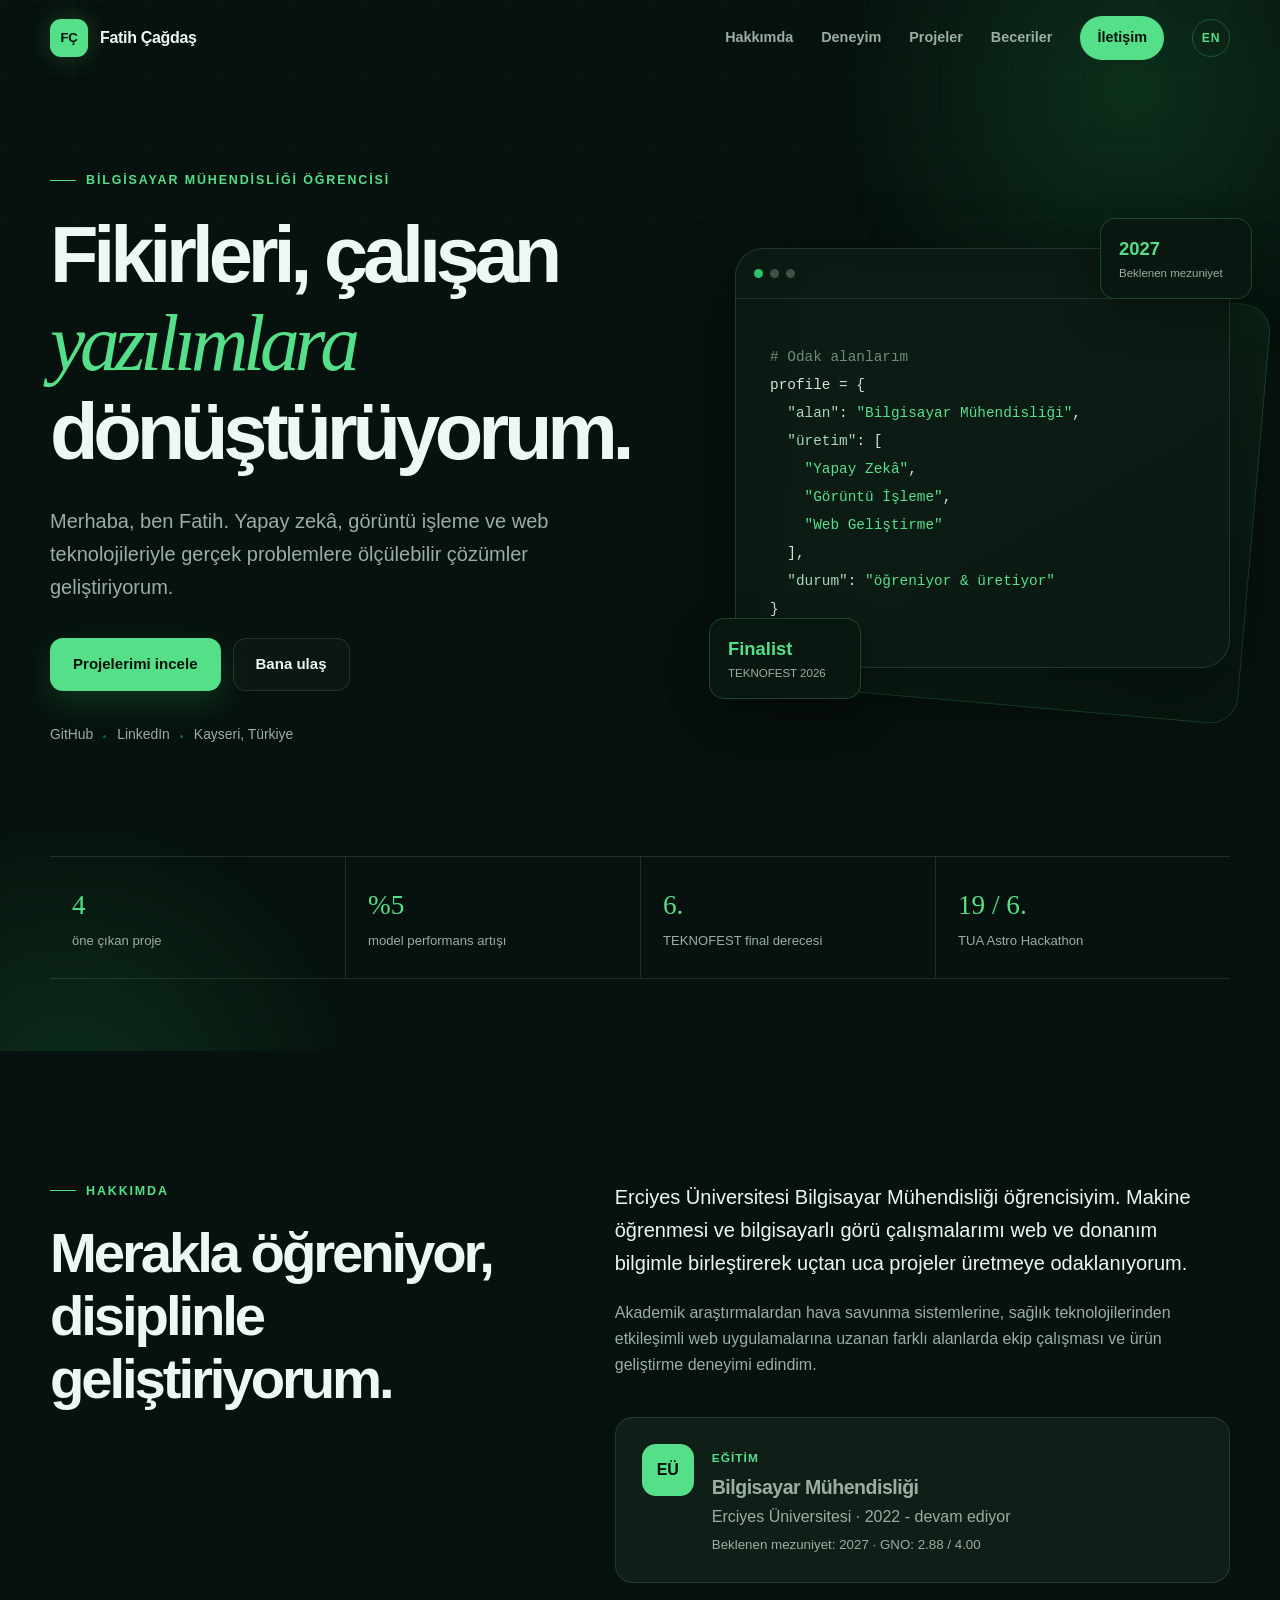
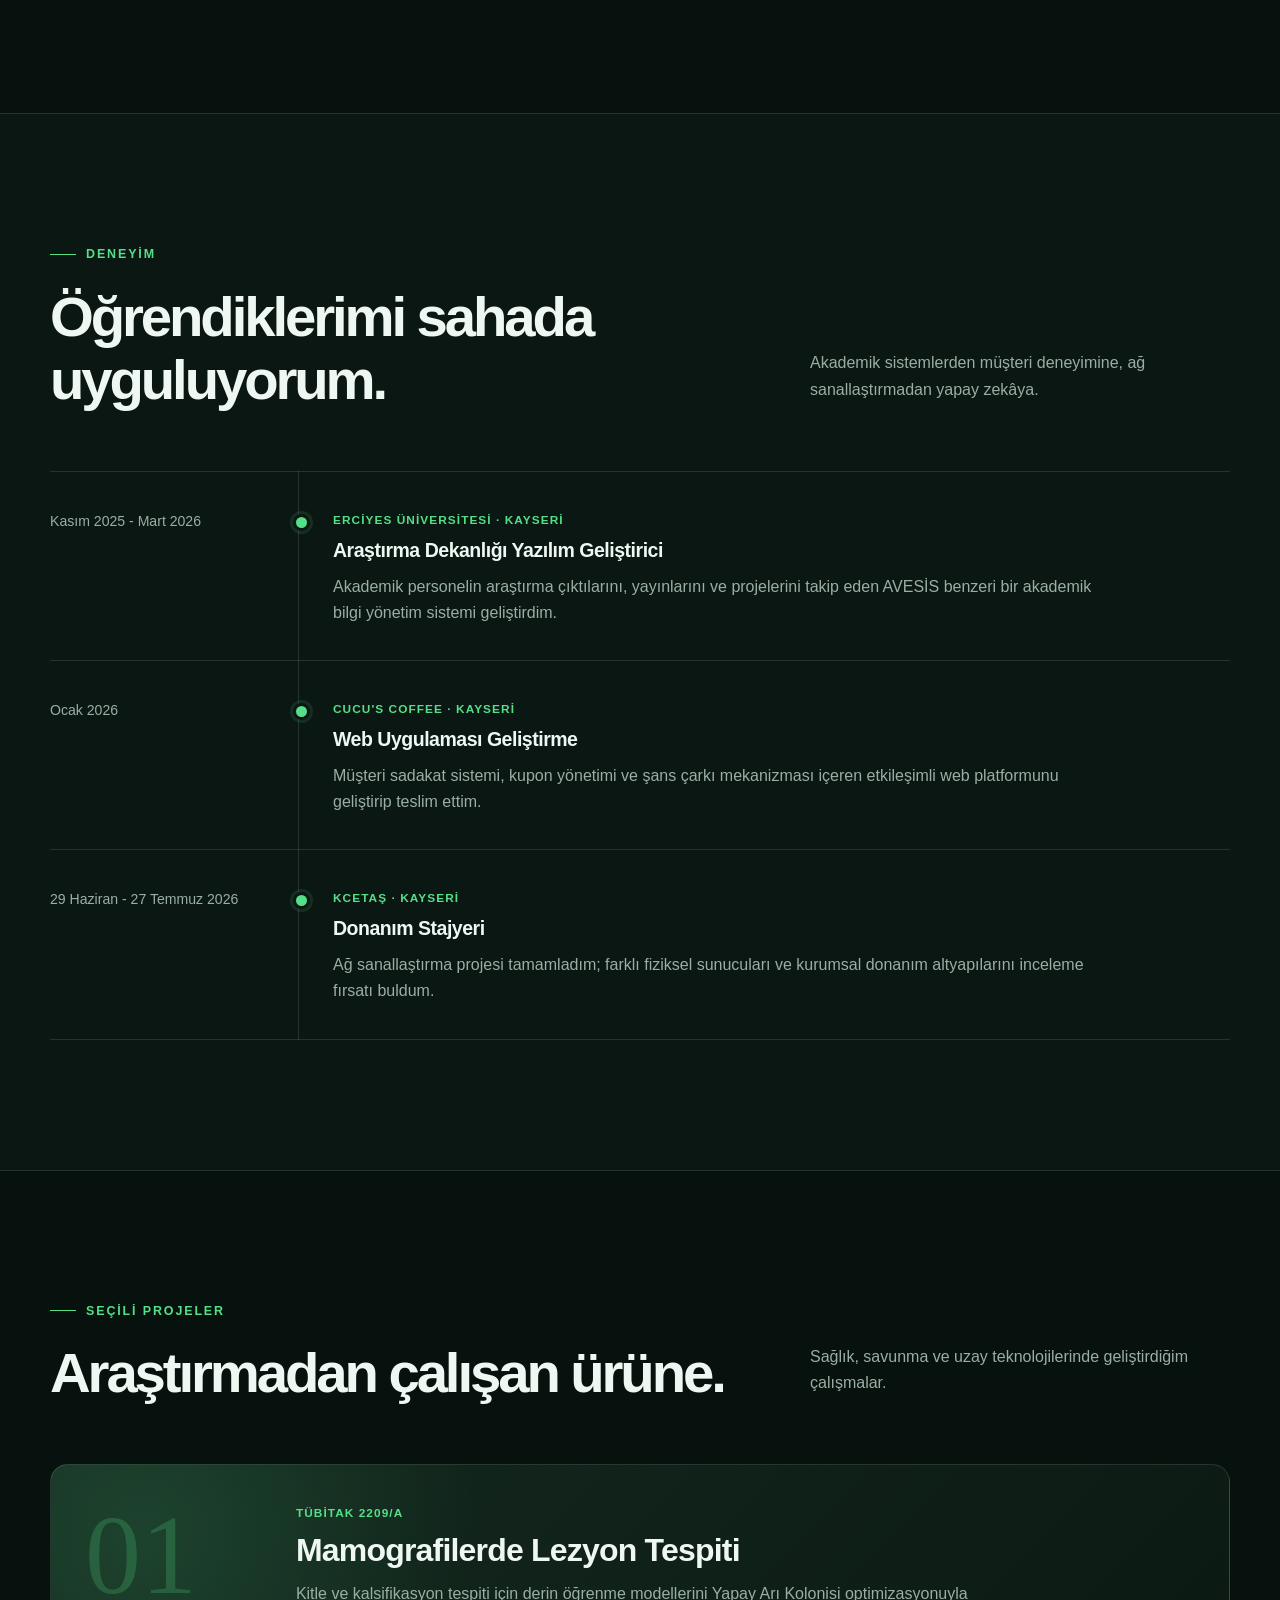
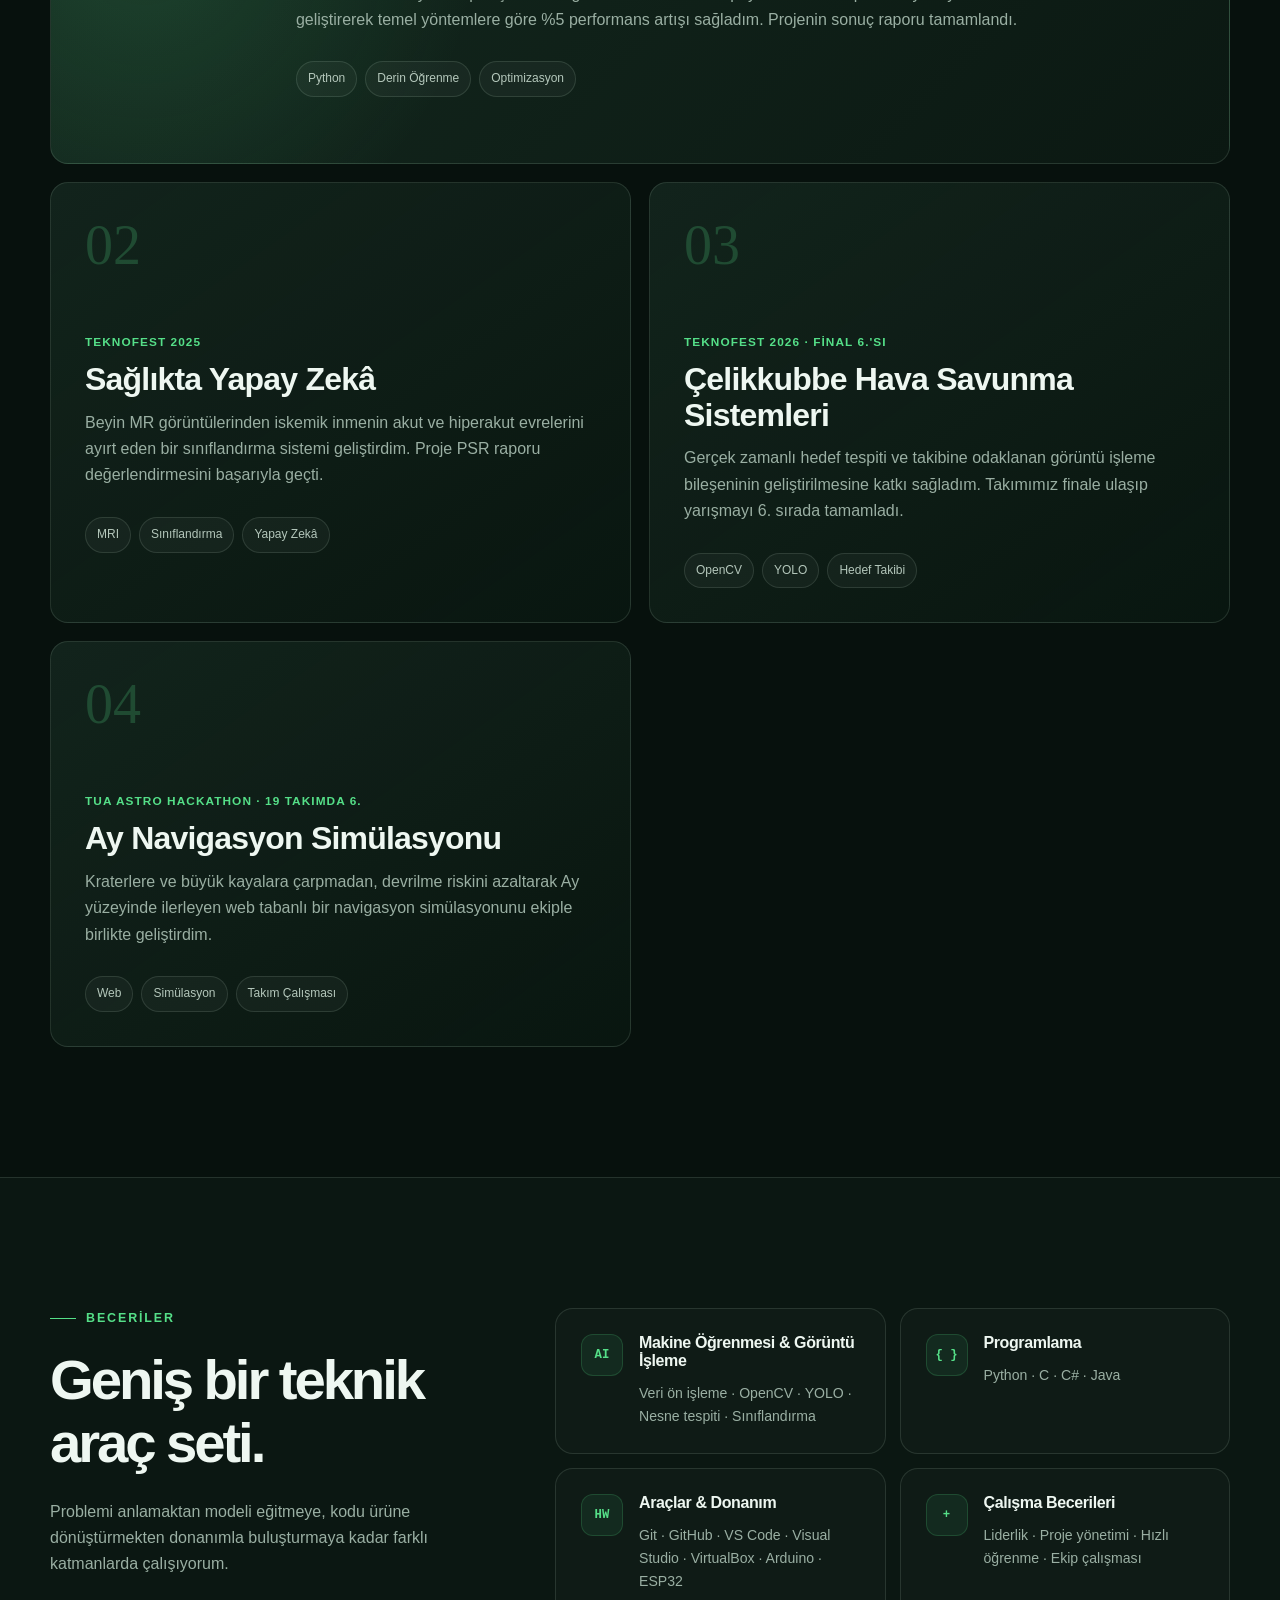
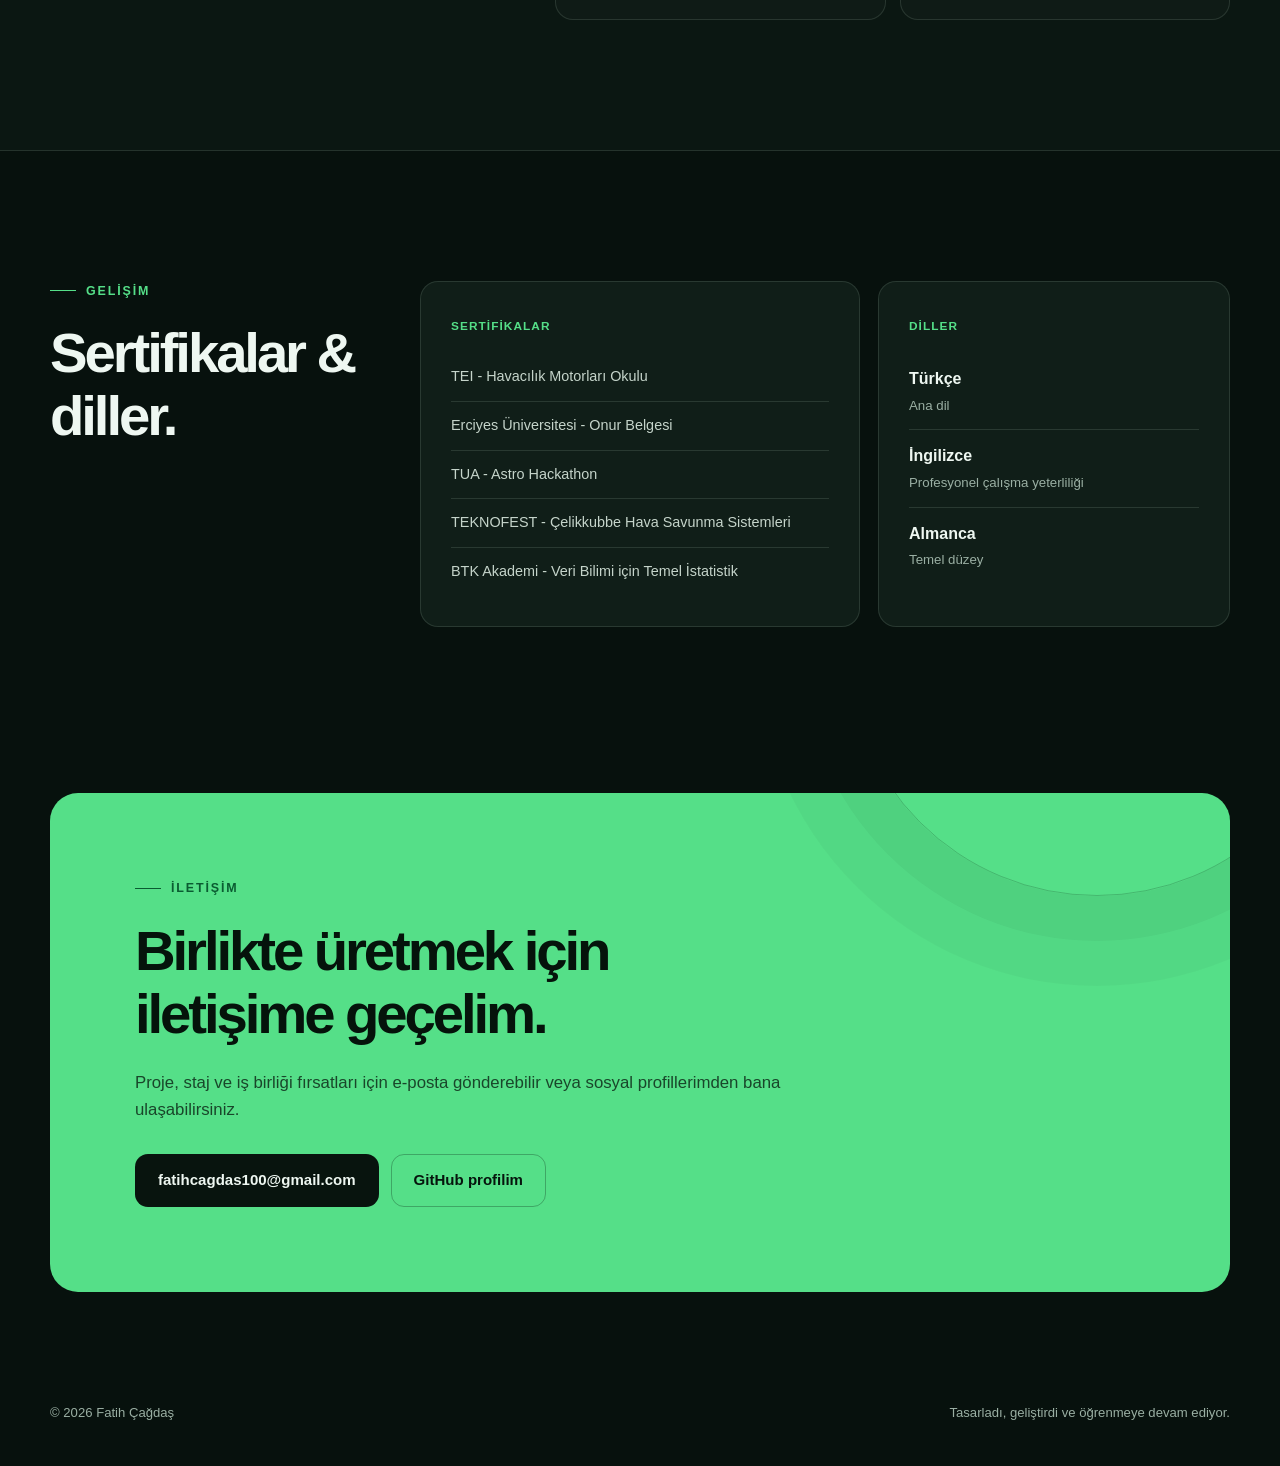
<file: index.html>
<!doctype html>
<html lang="tr">
  <head>
    <meta charset="UTF-8" />
    <meta name="viewport" content="width=device-width, initial-scale=1.0" />
    <meta
      name="description"
      content="Fatih Çağdaş'ın bilgisayar mühendisliği, yapay zekâ, görüntü işleme ve yazılım projeleri portfolyosu."
    />
    <meta name="theme-color" content="#07110d" />
    <meta property="og:title" content="Fatih Çağdaş | Bilgisayar Mühendisi" />
    <meta
      property="og:description"
      content="Yapay zekâ, görüntü işleme ve yazılım geliştirme projeleri."
    />
    <meta property="og:type" content="website" />
    <title>Fatih Çağdaş | Bilgisayar Mühendisi</title>
    <link rel="canonical" href="https://fatihcagdas100.github.io/" />
    <link rel="alternate" hreflang="tr" href="https://fatihcagdas100.github.io/" />
    <link rel="alternate" hreflang="en" href="https://fatihcagdas100.github.io/en/" />
    <link rel="alternate" hreflang="x-default" href="https://fatihcagdas100.github.io/" />
    <link rel="icon" href="favicon.svg" type="image/svg+xml" />
    <link rel="stylesheet" href="styles.css" />
    <script src="script.js" defer></script>
  </head>
  <body>
    <a class="skip-link" href="#icerik">İçeriğe geç</a>

    <header class="site-header" data-header>
      <div class="container nav-wrap">
        <a class="brand" href="#anasayfa" aria-label="Fatih Çağdaş ana sayfa">
          <span class="brand-mark" aria-hidden="true">FÇ</span>
          <span>Fatih Çağdaş</span>
        </a>

        <button
          class="menu-button"
          type="button"
          aria-label="Menüyü aç"
          aria-expanded="false"
          aria-controls="main-nav"
          data-menu-button
        >
          <span></span><span></span><span></span>
        </button>

        <nav class="main-nav" id="main-nav" aria-label="Ana menü" data-nav>
          <a href="#hakkimda">Hakkımda</a>
          <a href="#deneyim">Deneyim</a>
          <a href="#projeler">Projeler</a>
          <a href="#beceriler">Beceriler</a>
          <a class="nav-cta" href="#iletisim">İletişim</a>
          <a class="lang-switch" href="/en/" hreflang="en" lang="en" aria-label="View in English">EN</a>
        </nav>
      </div>
    </header>

    <main id="icerik">
      <section class="hero" id="anasayfa">
        <div class="hero-glow hero-glow-one" aria-hidden="true"></div>
        <div class="hero-glow hero-glow-two" aria-hidden="true"></div>

        <div class="container hero-grid">
          <div class="hero-copy reveal">
            <p class="eyebrow"><span></span> Bilgisayar mühendisliği öğrencisi</p>
            <h1>Fikirleri, çalışan <em>yazılımlara</em> dönüştürüyorum.</h1>
            <p class="hero-intro">
              Merhaba, ben Fatih. Yapay zekâ, görüntü işleme ve web teknolojileriyle
              gerçek problemlere ölçülebilir çözümler geliştiriyorum.
            </p>
            <div class="hero-actions">
              <a class="button button-primary" href="#projeler">Projelerimi incele</a>
              <a class="button button-ghost" href="mailto:fatihcagdas100@gmail.com">Bana ulaş</a>
            </div>
            <ul class="quick-links" aria-label="Sosyal bağlantılar">
              <li>
                <a href="https://github.com/Fatihcagdas100" target="_blank" rel="noreferrer">
                  GitHub
                </a>
              </li>
              <li>
                <a href="https://linkedin.com/in/fatih-çağdaş" target="_blank" rel="noreferrer">
                  LinkedIn
                </a>
              </li>
              <li><span>Kayseri, Türkiye</span></li>
            </ul>
          </div>

          <div class="hero-visual reveal" aria-label="Uzmanlık alanları özeti">
            <div class="code-window">
              <div class="window-bar" aria-hidden="true">
                <span></span><span></span><span></span>
                <small>fatih.py</small>
              </div>
              <pre><code><span class="code-muted"># Odak alanlarım</span>
profile = {
  <span class="code-key">"alan"</span>: <span class="code-value">"Bilgisayar Mühendisliği"</span>,
  <span class="code-key">"üretim"</span>: [
    <span class="code-value">"Yapay Zekâ"</span>,
    <span class="code-value">"Görüntü İşleme"</span>,
    <span class="code-value">"Web Geliştirme"</span>
  ],
  <span class="code-key">"durum"</span>: <span class="code-value">"öğreniyor &amp; üretiyor"</span>
}</code></pre>
            </div>
            <div class="visual-badge badge-top">
              <strong>2027</strong>
              <span>Beklenen mezuniyet</span>
            </div>
            <div class="visual-badge badge-bottom">
              <strong>Finalist</strong>
              <span>TEKNOFEST 2026</span>
            </div>
          </div>
        </div>

        <div class="container stats reveal" aria-label="Kısa bilgiler">
          <div><strong>4</strong><span>öne çıkan proje</span></div>
          <div><strong>%5</strong><span>model performans artışı</span></div>
          <div><strong>6.</strong><span>TEKNOFEST final derecesi</span></div>
          <div><strong>19 / 6.</strong><span>TUA Astro Hackathon</span></div>
        </div>
      </section>

      <section class="section" id="hakkimda">
        <div class="container split-layout">
          <div class="section-heading reveal">
            <p class="eyebrow"><span></span> Hakkımda</p>
            <h2>Merakla öğreniyor,<br />disiplinle geliştiriyorum.</h2>
          </div>
          <div class="about-copy reveal">
            <p class="lead">
              Erciyes Üniversitesi Bilgisayar Mühendisliği öğrencisiyim. Makine
              öğrenmesi ve bilgisayarlı görü çalışmalarımı web ve donanım bilgimle
              birleştirerek uçtan uca projeler üretmeye odaklanıyorum.
            </p>
            <p>
              Akademik araştırmalardan hava savunma sistemlerine, sağlık
              teknolojilerinden etkileşimli web uygulamalarına uzanan farklı
              alanlarda ekip çalışması ve ürün geliştirme deneyimi edindim.
            </p>
            <div class="education-card">
              <div class="education-icon" aria-hidden="true">EÜ</div>
              <div>
                <span class="card-label">Eğitim</span>
                <h3>Bilgisayar Mühendisliği</h3>
                <p>Erciyes Üniversitesi · 2022 - devam ediyor</p>
                <small>Beklenen mezuniyet: 2027 · GNO: 2.88 / 4.00</small>
              </div>
            </div>
          </div>
        </div>
      </section>

      <section class="section section-alt" id="deneyim">
        <div class="container">
          <div class="section-heading section-heading-row reveal">
            <div>
              <p class="eyebrow"><span></span> Deneyim</p>
              <h2>Öğrendiklerimi sahada uyguluyorum.</h2>
            </div>
            <p>Akademik sistemlerden müşteri deneyimine, ağ sanallaştırmadan yapay zekâya.</p>
          </div>

          <div class="timeline">
            <article class="timeline-item reveal">
              <div class="timeline-date">Kasım 2025 - Mart 2026</div>
              <div class="timeline-body">
                <span class="card-label">Erciyes Üniversitesi · Kayseri</span>
                <h3>Araştırma Dekanlığı Yazılım Geliştirici</h3>
                <p>
                  Akademik personelin araştırma çıktılarını, yayınlarını ve projelerini
                  takip eden AVESİS benzeri bir akademik bilgi yönetim sistemi geliştirdim.
                </p>
              </div>
            </article>
            <article class="timeline-item reveal">
              <div class="timeline-date">Ocak 2026</div>
              <div class="timeline-body">
                <span class="card-label">Cucu's Coffee · Kayseri</span>
                <h3>Web Uygulaması Geliştirme</h3>
                <p>
                  Müşteri sadakat sistemi, kupon yönetimi ve şans çarkı mekanizması
                  içeren etkileşimli web platformunu geliştirip teslim ettim.
                </p>
              </div>
            </article>
            <article class="timeline-item reveal">
              <div class="timeline-date">29 Haziran - 27 Temmuz 2026</div>
              <div class="timeline-body">
                <span class="card-label">KCETAŞ · Kayseri</span>
                <h3>Donanım Stajyeri</h3>
                <p>
                  Ağ sanallaştırma projesi tamamladım; farklı fiziksel sunucuları ve
                  kurumsal donanım altyapılarını inceleme fırsatı buldum.
                </p>
              </div>
            </article>
          </div>
        </div>
      </section>

      <section class="section" id="projeler">
        <div class="container">
          <div class="section-heading section-heading-row reveal">
            <div>
              <p class="eyebrow"><span></span> Seçili projeler</p>
              <h2>Araştırmadan çalışan ürüne.</h2>
            </div>
            <p>Sağlık, savunma ve uzay teknolojilerinde geliştirdiğim çalışmalar.</p>
          </div>

          <div class="project-grid">
            <article class="project-card project-featured reveal">
              <div class="project-number">01</div>
              <div>
                <span class="project-tag">TÜBİTAK 2209/A</span>
                <h3>Mamografilerde Lezyon Tespiti</h3>
                <p>
                  Kitle ve kalsifikasyon tespiti için derin öğrenme modellerini Yapay
                  Arı Kolonisi optimizasyonuyla geliştirerek temel yöntemlere göre %5
                  performans artışı sağladım. Projenin sonuç raporu tamamlandı.
                </p>
                <ul class="tech-list" aria-label="Kullanılan teknolojiler">
                  <li>Python</li><li>Derin Öğrenme</li><li>Optimizasyon</li>
                </ul>
              </div>
            </article>

            <article class="project-card reveal">
              <div class="project-number">02</div>
              <span class="project-tag">TEKNOFEST 2025</span>
              <h3>Sağlıkta Yapay Zekâ</h3>
              <p>
                Beyin MR görüntülerinden iskemik inmenin akut ve hiperakut evrelerini
                ayırt eden bir sınıflandırma sistemi geliştirdim. Proje PSR raporu
                değerlendirmesini başarıyla geçti.
              </p>
              <ul class="tech-list"><li>MRI</li><li>Sınıflandırma</li><li>Yapay Zekâ</li></ul>
            </article>

            <article class="project-card reveal">
              <div class="project-number">03</div>
              <span class="project-tag">TEKNOFEST 2026 · Final 6.'sı</span>
              <h3>Çelikkubbe Hava Savunma Sistemleri</h3>
              <p>
                Gerçek zamanlı hedef tespiti ve takibine odaklanan görüntü işleme
                bileşeninin geliştirilmesine katkı sağladım. Takımımız finale ulaşıp
                yarışmayı 6. sırada tamamladı.
              </p>
              <ul class="tech-list"><li>OpenCV</li><li>YOLO</li><li>Hedef Takibi</li></ul>
            </article>

            <article class="project-card reveal">
              <div class="project-number">04</div>
              <span class="project-tag">TUA Astro Hackathon · 19 takımda 6.</span>
              <h3>Ay Navigasyon Simülasyonu</h3>
              <p>
                Kraterlere ve büyük kayalara çarpmadan, devrilme riskini azaltarak Ay
                yüzeyinde ilerleyen web tabanlı bir navigasyon simülasyonunu ekiple
                birlikte geliştirdim.
              </p>
              <ul class="tech-list"><li>Web</li><li>Simülasyon</li><li>Takım Çalışması</li></ul>
            </article>
          </div>
        </div>
      </section>

      <section class="section section-alt" id="beceriler">
        <div class="container skills-layout">
          <div class="section-heading reveal">
            <p class="eyebrow"><span></span> Beceriler</p>
            <h2>Geniş bir teknik araç seti.</h2>
            <p>
              Problemi anlamaktan modeli eğitmeye, kodu ürüne dönüştürmekten donanımla
              buluşturmaya kadar farklı katmanlarda çalışıyorum.
            </p>
          </div>
          <div class="skill-groups">
            <article class="skill-group reveal">
              <span class="skill-icon" aria-hidden="true">AI</span>
              <div>
                <h3>Makine Öğrenmesi &amp; Görüntü İşleme</h3>
                <p>Veri ön işleme · OpenCV · YOLO · Nesne tespiti · Sınıflandırma</p>
              </div>
            </article>
            <article class="skill-group reveal">
              <span class="skill-icon" aria-hidden="true">{ }</span>
              <div>
                <h3>Programlama</h3>
                <p>Python · C · C# · Java</p>
              </div>
            </article>
            <article class="skill-group reveal">
              <span class="skill-icon" aria-hidden="true">HW</span>
              <div>
                <h3>Araçlar &amp; Donanım</h3>
                <p>Git · GitHub · VS Code · Visual Studio · VirtualBox · Arduino · ESP32</p>
              </div>
            </article>
            <article class="skill-group reveal">
              <span class="skill-icon" aria-hidden="true">+</span>
              <div>
                <h3>Çalışma Becerileri</h3>
                <p>Liderlik · Proje yönetimi · Hızlı öğrenme · Ekip çalışması</p>
              </div>
            </article>
          </div>
        </div>
      </section>

      <section class="section" id="sertifikalar">
        <div class="container credentials-grid">
          <div class="section-heading reveal">
            <p class="eyebrow"><span></span> Gelişim</p>
            <h2>Sertifikalar &amp; diller.</h2>
          </div>
          <div class="credential-card reveal">
            <span class="card-label">Sertifikalar</span>
            <ul class="credential-list">
              <li>TEI - Havacılık Motorları Okulu</li>
              <li>Erciyes Üniversitesi - Onur Belgesi</li>
              <li>TUA - Astro Hackathon</li>
              <li>TEKNOFEST - Çelikkubbe Hava Savunma Sistemleri</li>
              <li>BTK Akademi - Veri Bilimi için Temel İstatistik</li>
            </ul>
          </div>
          <div class="credential-card reveal">
            <span class="card-label">Diller</span>
            <ul class="language-list">
              <li><strong>Türkçe</strong><span>Ana dil</span></li>
              <li><strong>İngilizce</strong><span>Profesyonel çalışma yeterliliği</span></li>
              <li><strong>Almanca</strong><span>Temel düzey</span></li>
            </ul>
          </div>
        </div>
      </section>

      <section class="contact-section" id="iletisim">
        <div class="container contact-card reveal">
          <p class="eyebrow"><span></span> İletişim</p>
          <h2>Birlikte üretmek için<br />iletişime geçelim.</h2>
          <p>
            Proje, staj ve iş birliği fırsatları için e-posta gönderebilir veya sosyal
            profillerimden bana ulaşabilirsiniz.
          </p>
          <div class="contact-actions">
            <a class="button button-light" href="mailto:fatihcagdas100@gmail.com">
              fatihcagdas100@gmail.com
            </a>
            <a
              class="button button-outline-light"
              href="https://github.com/Fatihcagdas100"
              target="_blank"
              rel="noreferrer"
            >GitHub profilim</a>
          </div>
        </div>
      </section>
    </main>

    <footer class="site-footer">
      <div class="container footer-wrap">
        <p>© <span data-year></span> Fatih Çağdaş</p>
        <p>Tasarladı, geliştirdi ve öğrenmeye devam ediyor.</p>
      </div>
    </footer>
  </body>
</html>
</file>
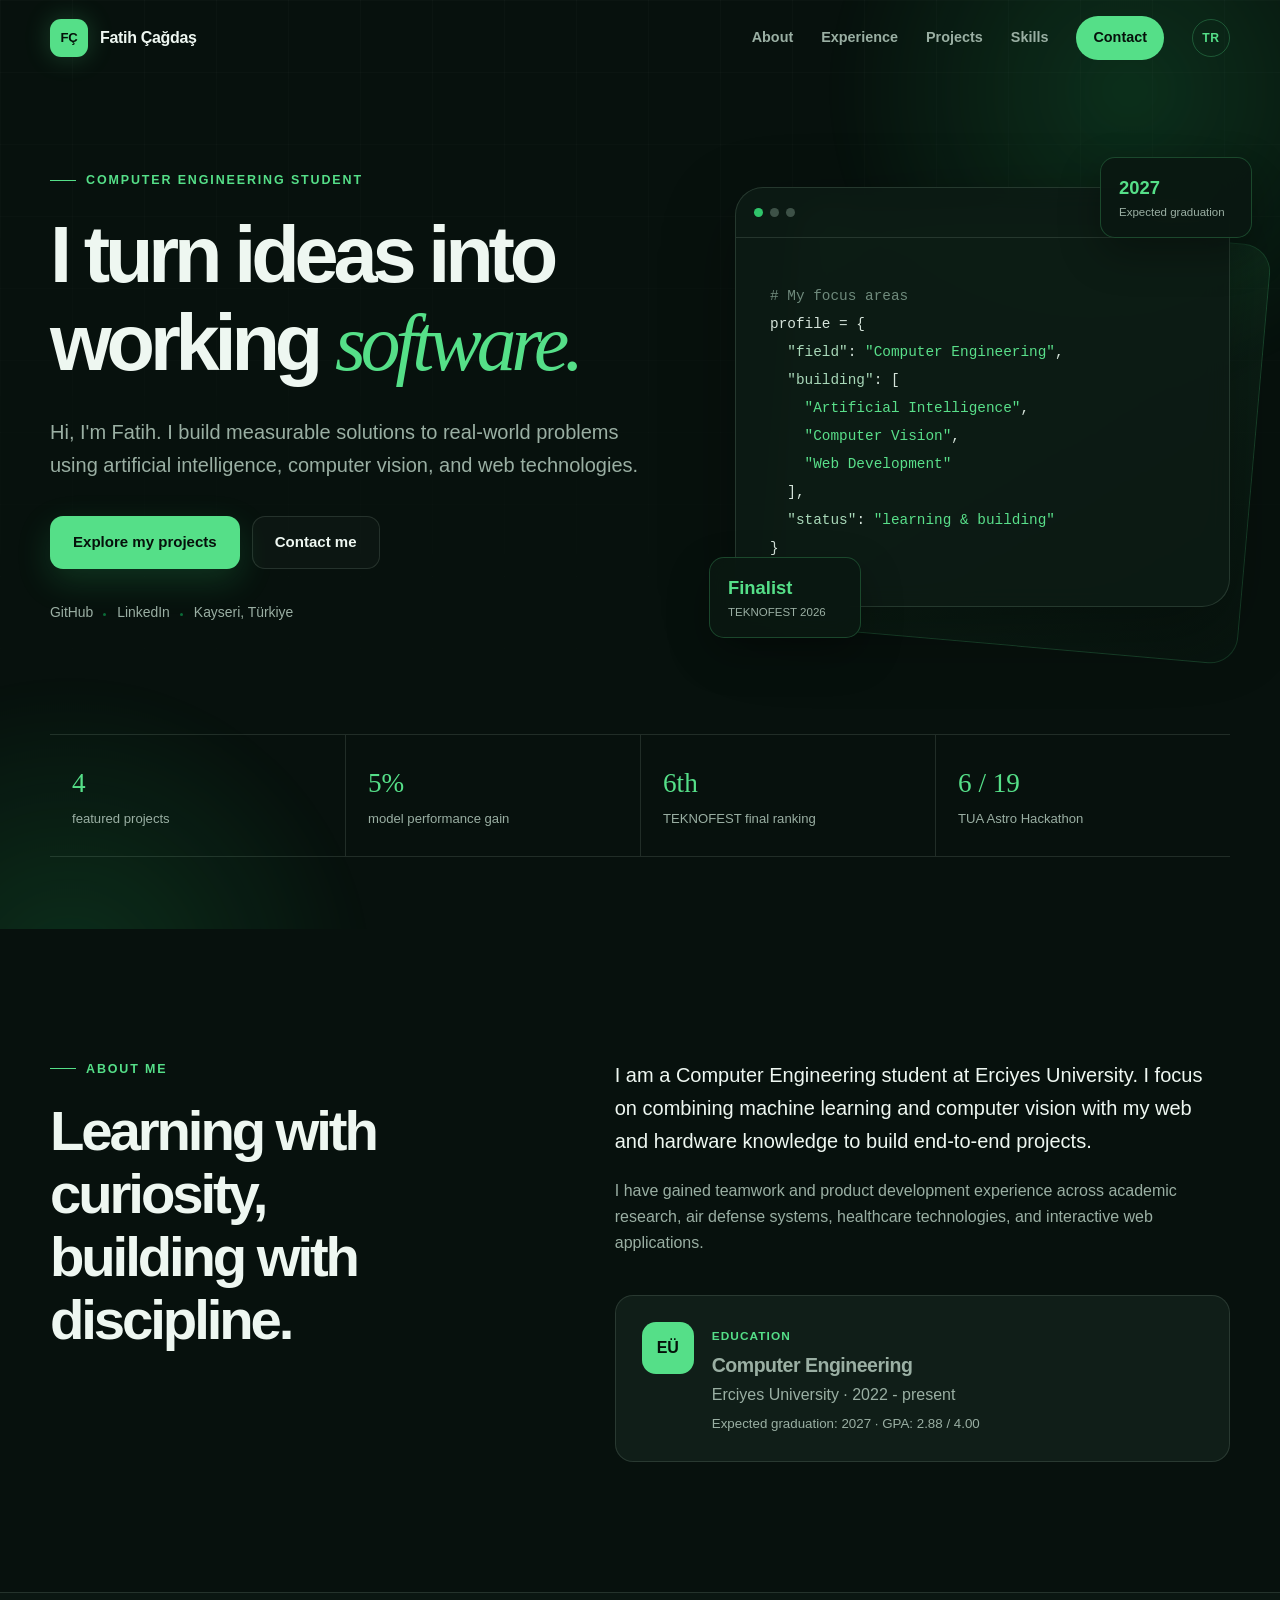
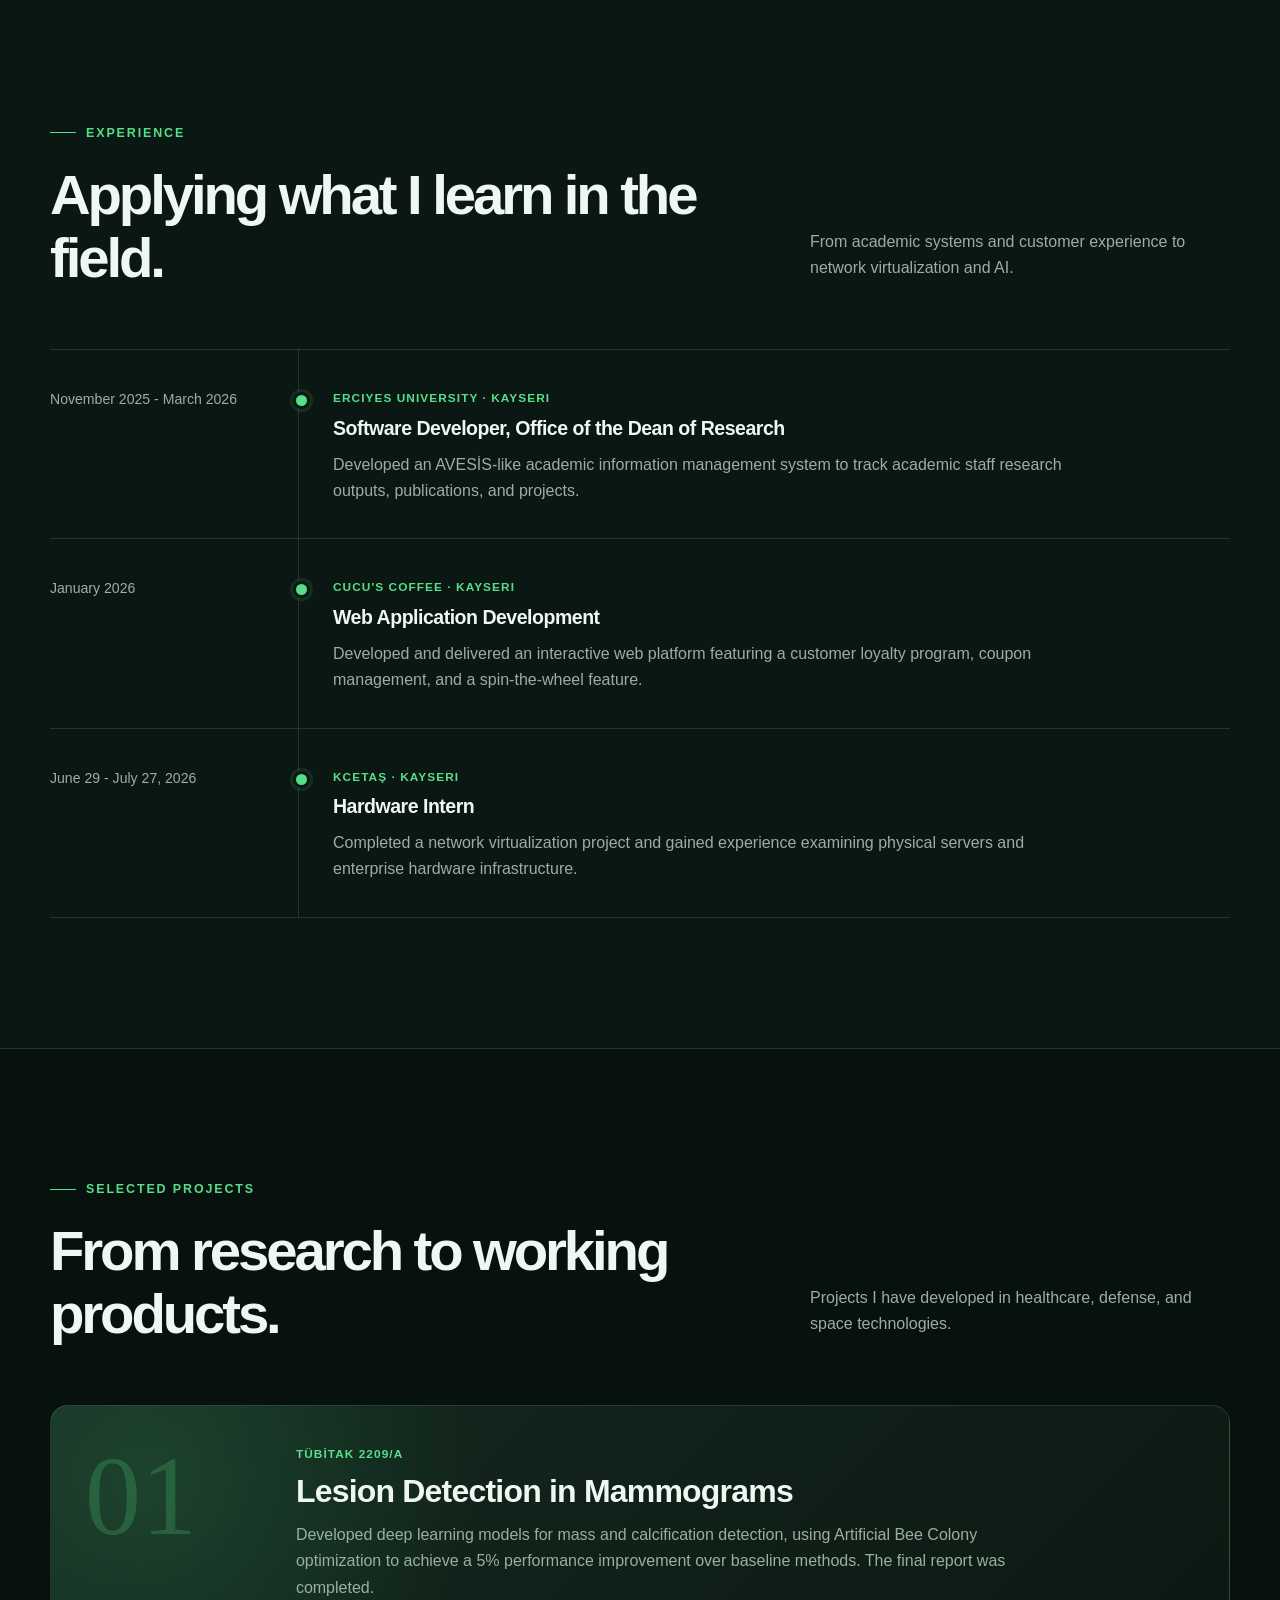
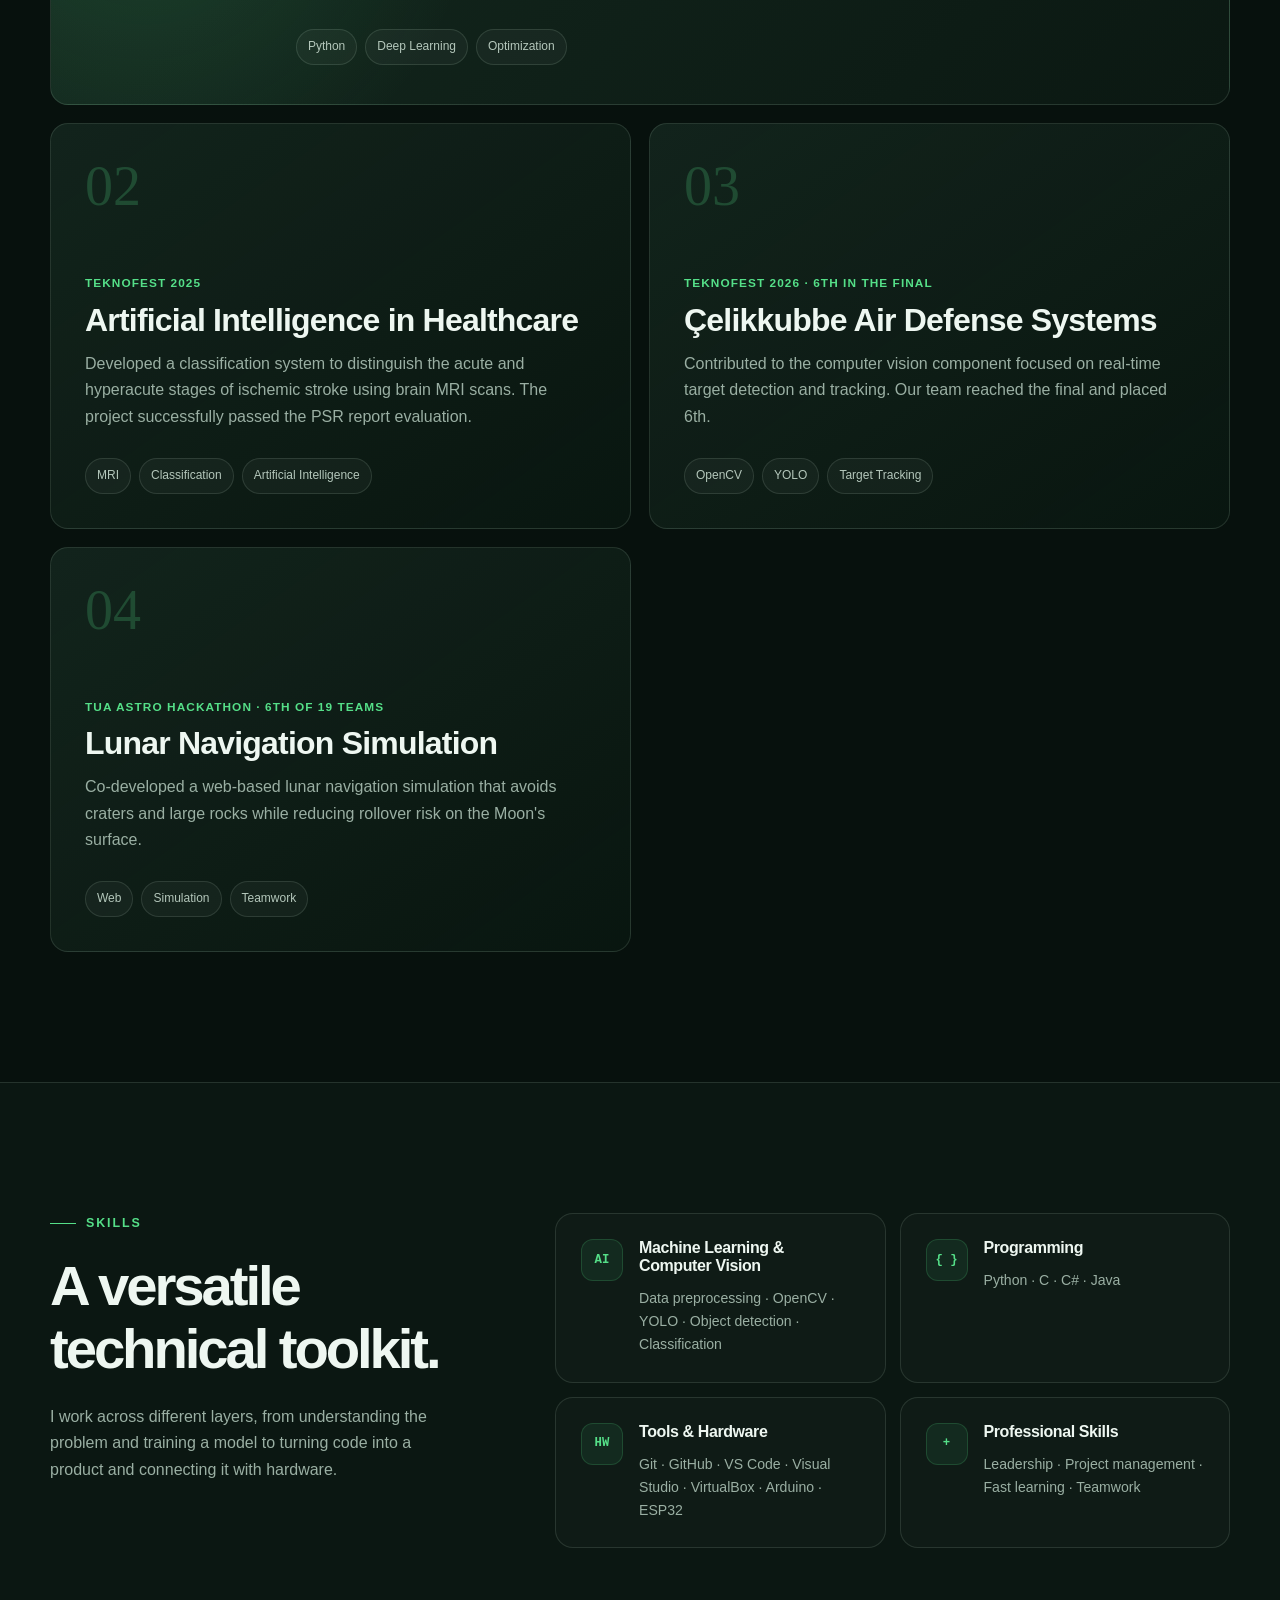
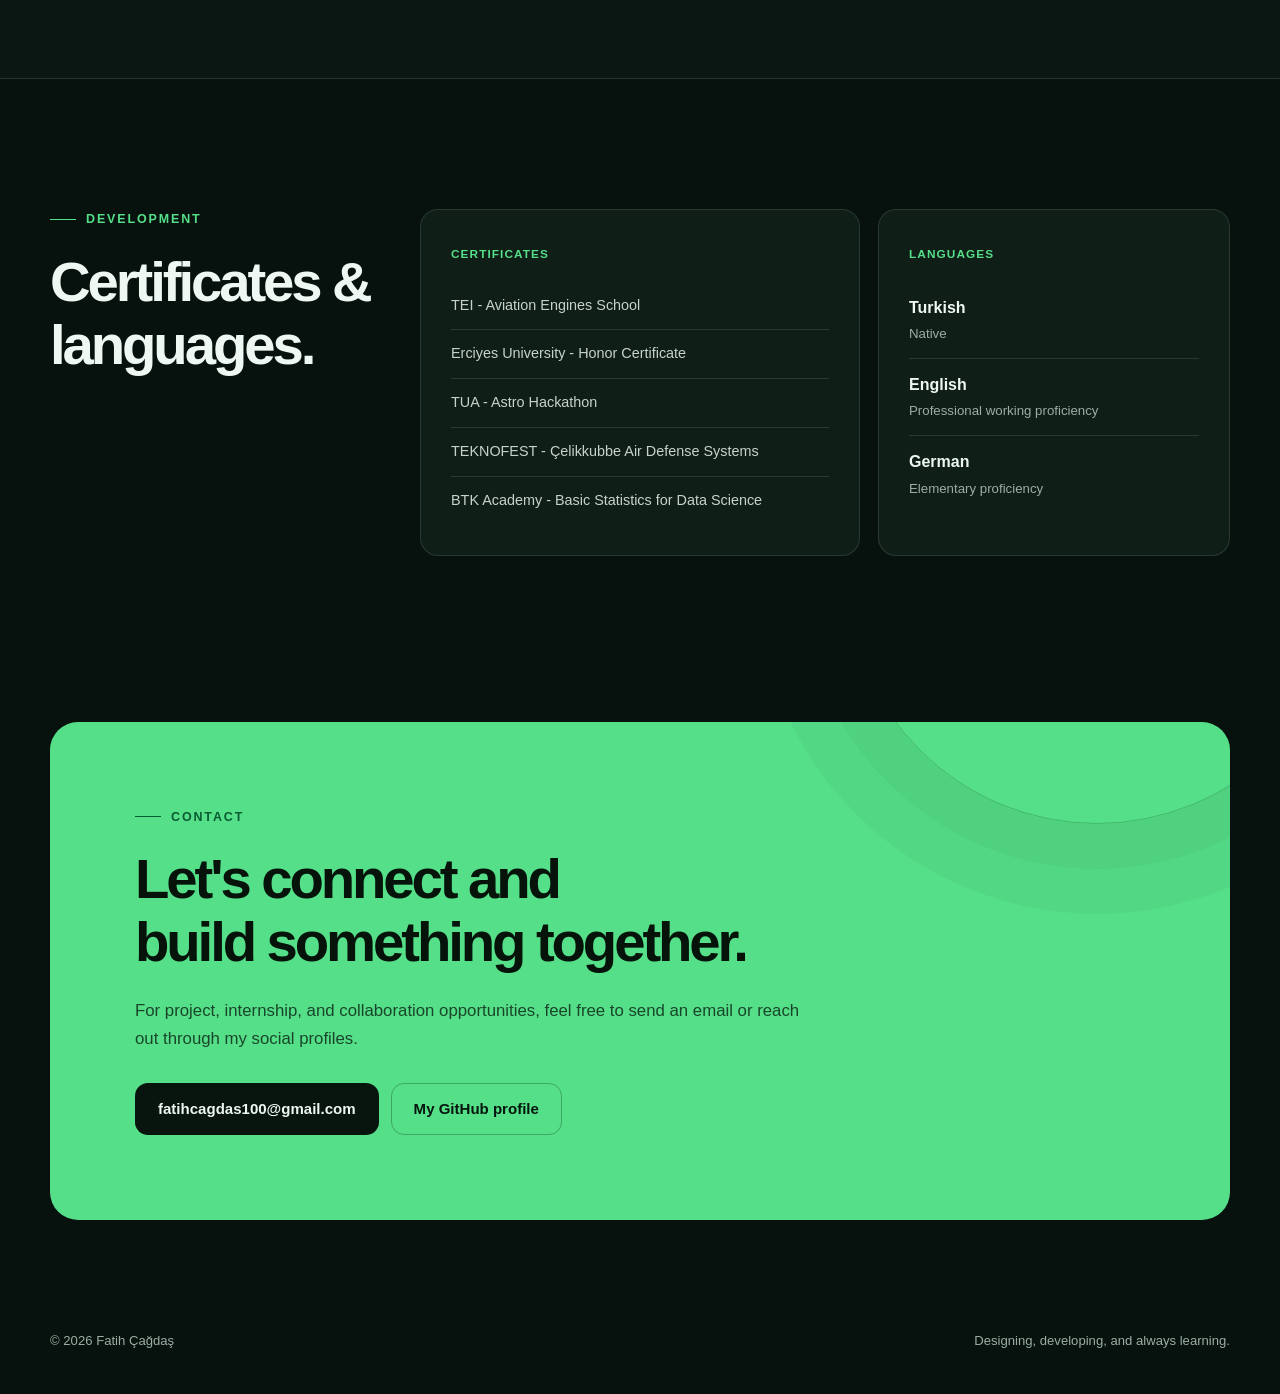
<file: en/index.html>
<!doctype html>
<html lang="en">
  <head>
    <meta charset="UTF-8" />
    <meta name="viewport" content="width=device-width, initial-scale=1.0" />
    <meta
      name="description"
      content="Fatih Çağdaş's portfolio featuring computer engineering, artificial intelligence, computer vision, and software projects."
    />
    <meta name="theme-color" content="#07110d" />
    <meta property="og:title" content="Fatih Çağdaş | Computer Engineer" />
    <meta
      property="og:description"
      content="Artificial intelligence, computer vision, and software development projects."
    />
    <meta property="og:type" content="website" />
    <title>Fatih Çağdaş | Computer Engineer</title>
    <link rel="canonical" href="https://fatihcagdas100.github.io/en/" />
    <link rel="alternate" hreflang="tr" href="https://fatihcagdas100.github.io/" />
    <link rel="alternate" hreflang="en" href="https://fatihcagdas100.github.io/en/" />
    <link rel="alternate" hreflang="x-default" href="https://fatihcagdas100.github.io/" />
    <link rel="icon" href="../favicon.svg" type="image/svg+xml" />
    <link rel="stylesheet" href="../styles.css" />
    <script src="../script.js" defer></script>
  </head>
  <body>
    <a class="skip-link" href="#content">Skip to content</a>

    <header class="site-header" data-header>
      <div class="container nav-wrap">
        <a class="brand" href="#home" aria-label="Fatih Çağdaş home page">
          <span class="brand-mark" aria-hidden="true">FÇ</span>
          <span>Fatih Çağdaş</span>
        </a>

        <button
          class="menu-button"
          type="button"
          aria-label="Open menu"
          aria-expanded="false"
          aria-controls="main-nav"
          data-menu-button
        >
          <span></span><span></span><span></span>
        </button>

        <nav class="main-nav" id="main-nav" aria-label="Main navigation" data-nav>
          <a href="#about">About</a>
          <a href="#experience">Experience</a>
          <a href="#projects">Projects</a>
          <a href="#skills">Skills</a>
          <a class="nav-cta" href="#contact">Contact</a>
          <a class="lang-switch" href="/" hreflang="tr" lang="tr" aria-label="Türkçe görüntüle">TR</a>
        </nav>
      </div>
    </header>

    <main id="content">
      <section class="hero" id="home">
        <div class="hero-glow hero-glow-one" aria-hidden="true"></div>
        <div class="hero-glow hero-glow-two" aria-hidden="true"></div>

        <div class="container hero-grid">
          <div class="hero-copy reveal">
            <p class="eyebrow"><span></span> Computer engineering student</p>
            <h1>I turn ideas into working <em>software.</em></h1>
            <p class="hero-intro">
              Hi, I'm Fatih. I build measurable solutions to real-world problems
              using artificial intelligence, computer vision, and web technologies.
            </p>
            <div class="hero-actions">
              <a class="button button-primary" href="#projects">Explore my projects</a>
              <a class="button button-ghost" href="mailto:fatihcagdas100@gmail.com">Contact me</a>
            </div>
            <ul class="quick-links" aria-label="Social links">
              <li>
                <a href="https://github.com/Fatihcagdas100" target="_blank" rel="noreferrer">
                  GitHub
                </a>
              </li>
              <li>
                <a href="https://linkedin.com/in/fatih-çağdaş" target="_blank" rel="noreferrer">
                  LinkedIn
                </a>
              </li>
              <li><span>Kayseri, Türkiye</span></li>
            </ul>
          </div>

          <div class="hero-visual reveal" aria-label="Summary of areas of expertise">
            <div class="code-window">
              <div class="window-bar" aria-hidden="true">
                <span></span><span></span><span></span>
                <small>fatih.py</small>
              </div>
              <pre><code><span class="code-muted"># My focus areas</span>
profile = {
  <span class="code-key">"field"</span>: <span class="code-value">"Computer Engineering"</span>,
  <span class="code-key">"building"</span>: [
    <span class="code-value">"Artificial Intelligence"</span>,
    <span class="code-value">"Computer Vision"</span>,
    <span class="code-value">"Web Development"</span>
  ],
  <span class="code-key">"status"</span>: <span class="code-value">"learning &amp; building"</span>
}</code></pre>
            </div>
            <div class="visual-badge badge-top">
              <strong>2027</strong>
              <span>Expected graduation</span>
            </div>
            <div class="visual-badge badge-bottom">
              <strong>Finalist</strong>
              <span>TEKNOFEST 2026</span>
            </div>
          </div>
        </div>

        <div class="container stats reveal" aria-label="Quick facts">
          <div><strong>4</strong><span>featured projects</span></div>
          <div><strong>5%</strong><span>model performance gain</span></div>
          <div><strong>6th</strong><span>TEKNOFEST final ranking</span></div>
          <div><strong>6 / 19</strong><span>TUA Astro Hackathon</span></div>
        </div>
      </section>

      <section class="section" id="about">
        <div class="container split-layout">
          <div class="section-heading reveal">
            <p class="eyebrow"><span></span> About me</p>
            <h2>Learning with curiosity,<br />building with discipline.</h2>
          </div>
          <div class="about-copy reveal">
            <p class="lead">
              I am a Computer Engineering student at Erciyes University. I focus on
              combining machine learning and computer vision with my web and hardware
              knowledge to build end-to-end projects.
            </p>
            <p>
              I have gained teamwork and product development experience across academic
              research, air defense systems, healthcare technologies, and interactive
              web applications.
            </p>
            <div class="education-card">
              <div class="education-icon" aria-hidden="true">EÜ</div>
              <div>
                <span class="card-label">Education</span>
                <h3>Computer Engineering</h3>
                <p>Erciyes University · 2022 - present</p>
                <small>Expected graduation: 2027 · GPA: 2.88 / 4.00</small>
              </div>
            </div>
          </div>
        </div>
      </section>

      <section class="section section-alt" id="experience">
        <div class="container">
          <div class="section-heading section-heading-row reveal">
            <div>
              <p class="eyebrow"><span></span> Experience</p>
              <h2>Applying what I learn in the field.</h2>
            </div>
            <p>From academic systems and customer experience to network virtualization and AI.</p>
          </div>

          <div class="timeline">
            <article class="timeline-item reveal">
              <div class="timeline-date">November 2025 - March 2026</div>
              <div class="timeline-body">
                <span class="card-label">Erciyes University · Kayseri</span>
                <h3>Software Developer, Office of the Dean of Research</h3>
                <p>
                  Developed an AVESİS-like academic information management system to
                  track academic staff research outputs, publications, and projects.
                </p>
              </div>
            </article>
            <article class="timeline-item reveal">
              <div class="timeline-date">January 2026</div>
              <div class="timeline-body">
                <span class="card-label">Cucu's Coffee · Kayseri</span>
                <h3>Web Application Development</h3>
                <p>
                  Developed and delivered an interactive web platform featuring a
                  customer loyalty program, coupon management, and a spin-the-wheel feature.
                </p>
              </div>
            </article>
            <article class="timeline-item reveal">
              <div class="timeline-date">June 29 - July 27, 2026</div>
              <div class="timeline-body">
                <span class="card-label">KCETAŞ · Kayseri</span>
                <h3>Hardware Intern</h3>
                <p>
                  Completed a network virtualization project and gained experience
                  examining physical servers and enterprise hardware infrastructure.
                </p>
              </div>
            </article>
          </div>
        </div>
      </section>

      <section class="section" id="projects">
        <div class="container">
          <div class="section-heading section-heading-row reveal">
            <div>
              <p class="eyebrow"><span></span> Selected projects</p>
              <h2>From research to working products.</h2>
            </div>
            <p>Projects I have developed in healthcare, defense, and space technologies.</p>
          </div>

          <div class="project-grid">
            <article class="project-card project-featured reveal">
              <div class="project-number">01</div>
              <div>
                <span class="project-tag">TÜBİTAK 2209/A</span>
                <h3>Lesion Detection in Mammograms</h3>
                <p>
                  Developed deep learning models for mass and calcification detection,
                  using Artificial Bee Colony optimization to achieve a 5% performance
                  improvement over baseline methods. The final report was completed.
                </p>
                <ul class="tech-list" aria-label="Technologies used">
                  <li>Python</li><li>Deep Learning</li><li>Optimization</li>
                </ul>
              </div>
            </article>

            <article class="project-card reveal">
              <div class="project-number">02</div>
              <span class="project-tag">TEKNOFEST 2025</span>
              <h3>Artificial Intelligence in Healthcare</h3>
              <p>
                Developed a classification system to distinguish the acute and
                hyperacute stages of ischemic stroke using brain MRI scans. The project
                successfully passed the PSR report evaluation.
              </p>
              <ul class="tech-list"><li>MRI</li><li>Classification</li><li>Artificial Intelligence</li></ul>
            </article>

            <article class="project-card reveal">
              <div class="project-number">03</div>
              <span class="project-tag">TEKNOFEST 2026 · 6th in the final</span>
              <h3>Çelikkubbe Air Defense Systems</h3>
              <p>
                Contributed to the computer vision component focused on real-time target
                detection and tracking. Our team reached the final and placed 6th.
              </p>
              <ul class="tech-list"><li>OpenCV</li><li>YOLO</li><li>Target Tracking</li></ul>
            </article>

            <article class="project-card reveal">
              <div class="project-number">04</div>
              <span class="project-tag">TUA Astro Hackathon · 6th of 19 teams</span>
              <h3>Lunar Navigation Simulation</h3>
              <p>
                Co-developed a web-based lunar navigation simulation that avoids craters
                and large rocks while reducing rollover risk on the Moon's surface.
              </p>
              <ul class="tech-list"><li>Web</li><li>Simulation</li><li>Teamwork</li></ul>
            </article>
          </div>
        </div>
      </section>

      <section class="section section-alt" id="skills">
        <div class="container skills-layout">
          <div class="section-heading reveal">
            <p class="eyebrow"><span></span> Skills</p>
            <h2>A versatile technical toolkit.</h2>
            <p>
              I work across different layers, from understanding the problem and training
              a model to turning code into a product and connecting it with hardware.
            </p>
          </div>
          <div class="skill-groups">
            <article class="skill-group reveal">
              <span class="skill-icon" aria-hidden="true">AI</span>
              <div>
                <h3>Machine Learning &amp; Computer Vision</h3>
                <p>Data preprocessing · OpenCV · YOLO · Object detection · Classification</p>
              </div>
            </article>
            <article class="skill-group reveal">
              <span class="skill-icon" aria-hidden="true">{ }</span>
              <div>
                <h3>Programming</h3>
                <p>Python · C · C# · Java</p>
              </div>
            </article>
            <article class="skill-group reveal">
              <span class="skill-icon" aria-hidden="true">HW</span>
              <div>
                <h3>Tools &amp; Hardware</h3>
                <p>Git · GitHub · VS Code · Visual Studio · VirtualBox · Arduino · ESP32</p>
              </div>
            </article>
            <article class="skill-group reveal">
              <span class="skill-icon" aria-hidden="true">+</span>
              <div>
                <h3>Professional Skills</h3>
                <p>Leadership · Project management · Fast learning · Teamwork</p>
              </div>
            </article>
          </div>
        </div>
      </section>

      <section class="section" id="credentials">
        <div class="container credentials-grid">
          <div class="section-heading reveal">
            <p class="eyebrow"><span></span> Development</p>
            <h2>Certificates &amp; languages.</h2>
          </div>
          <div class="credential-card reveal">
            <span class="card-label">Certificates</span>
            <ul class="credential-list">
              <li>TEI - Aviation Engines School</li>
              <li>Erciyes University - Honor Certificate</li>
              <li>TUA - Astro Hackathon</li>
              <li>TEKNOFEST - Çelikkubbe Air Defense Systems</li>
              <li>BTK Academy - Basic Statistics for Data Science</li>
            </ul>
          </div>
          <div class="credential-card reveal">
            <span class="card-label">Languages</span>
            <ul class="language-list">
              <li><strong>Turkish</strong><span>Native</span></li>
              <li><strong>English</strong><span>Professional working proficiency</span></li>
              <li><strong>German</strong><span>Elementary proficiency</span></li>
            </ul>
          </div>
        </div>
      </section>

      <section class="contact-section" id="contact">
        <div class="container contact-card reveal">
          <p class="eyebrow"><span></span> Contact</p>
          <h2>Let's connect and<br />build something together.</h2>
          <p>
            For project, internship, and collaboration opportunities, feel free to send
            an email or reach out through my social profiles.
          </p>
          <div class="contact-actions">
            <a class="button button-light" href="mailto:fatihcagdas100@gmail.com">
              fatihcagdas100@gmail.com
            </a>
            <a
              class="button button-outline-light"
              href="https://github.com/Fatihcagdas100"
              target="_blank"
              rel="noreferrer"
            >My GitHub profile</a>
          </div>
        </div>
      </section>
    </main>

    <footer class="site-footer">
      <div class="container footer-wrap">
        <p>© <span data-year></span> Fatih Çağdaş</p>
        <p>Designing, developing, and always learning.</p>
      </div>
    </footer>
  </body>
</html>
</file>
<file: styles.css>
:root {
  color-scheme: dark;
  --bg: #07110d;
  --bg-soft: #0b1712;
  --surface: #101e18;
  --surface-strong: #15271f;
  --text: #eef7f1;
  --muted: #9aafa3;
  --line: rgba(205, 238, 217, 0.13);
  --accent: #55df88;
  --accent-strong: #2fc46a;
  --accent-dark: #0b6b37;
  --shadow: 0 24px 70px rgba(0, 0, 0, 0.35);
  --radius-lg: 28px;
  --radius-md: 18px;
  --container: 1180px;
}

* {
  box-sizing: border-box;
}

html {
  scroll-behavior: smooth;
  scroll-padding-top: 92px;
}

body {
  margin: 0;
  background: var(--bg);
  color: var(--text);
  font-family: Inter, "Segoe UI", Roboto, Helvetica, Arial, sans-serif;
  font-size: 1rem;
  line-height: 1.65;
  -webkit-font-smoothing: antialiased;
}

body::before {
  position: fixed;
  inset: 0;
  z-index: -2;
  content: "";
  pointer-events: none;
  background-image:
    linear-gradient(rgba(255, 255, 255, 0.018) 1px, transparent 1px),
    linear-gradient(90deg, rgba(255, 255, 255, 0.018) 1px, transparent 1px);
  background-size: 72px 72px;
  mask-image: linear-gradient(to bottom, black, transparent 88%);
}

a {
  color: inherit;
  text-decoration: none;
}

button,
a {
  -webkit-tap-highlight-color: transparent;
}

button,
input {
  font: inherit;
}

::selection {
  color: #021008;
  background: var(--accent);
}

.container {
  width: min(calc(100% - 40px), var(--container));
  margin-inline: auto;
}

.skip-link {
  position: fixed;
  top: 12px;
  left: 12px;
  z-index: 1000;
  padding: 10px 16px;
  color: #05130b;
  background: var(--accent);
  border-radius: 8px;
  transform: translateY(-150%);
}

.skip-link:focus {
  transform: translateY(0);
}

.site-header {
  position: fixed;
  inset: 0 0 auto;
  z-index: 100;
  border-bottom: 1px solid transparent;
  transition: background 180ms ease, border-color 180ms ease, backdrop-filter 180ms ease;
}

.site-header.scrolled {
  background: rgba(7, 17, 13, 0.84);
  border-color: var(--line);
  backdrop-filter: blur(18px);
}

.nav-wrap {
  display: flex;
  align-items: center;
  justify-content: space-between;
  min-height: 76px;
}

.brand {
  display: inline-flex;
  gap: 12px;
  align-items: center;
  font-weight: 700;
  letter-spacing: -0.02em;
}

.brand-mark {
  display: grid;
  width: 38px;
  aspect-ratio: 1;
  place-items: center;
  color: #041109;
  font-size: 0.82rem;
  font-weight: 900;
  background: var(--accent);
  border-radius: 11px;
  box-shadow: 0 0 26px rgba(85, 223, 136, 0.23);
}

.main-nav {
  display: flex;
  gap: 28px;
  align-items: center;
}

.main-nav a {
  color: var(--muted);
  font-size: 0.9rem;
  font-weight: 600;
  transition: color 160ms ease;
}

.main-nav a:hover,
.main-nav a:focus-visible {
  color: var(--text);
}

.main-nav .nav-cta {
  padding: 10px 17px;
  color: #06110b;
  background: var(--accent);
  border-radius: 999px;
}

.main-nav .lang-switch {
  display: grid;
  width: 38px;
  height: 38px;
  padding: 0;
  place-items: center;
  color: var(--accent);
  font-size: 0.76rem;
  letter-spacing: 0.06em;
  border: 1px solid rgba(85, 223, 136, 0.28);
  border-radius: 50%;
}

.main-nav .lang-switch:hover,
.main-nav .lang-switch:focus-visible {
  color: #06110b;
  background: var(--accent);
  border-color: var(--accent);
}

.menu-button {
  display: none;
  width: 44px;
  height: 44px;
  padding: 10px;
  background: transparent;
  border: 1px solid var(--line);
  border-radius: 12px;
}

.menu-button span {
  display: block;
  height: 2px;
  margin: 5px 0;
  background: var(--text);
  border-radius: 10px;
}

.hero {
  position: relative;
  min-height: 100vh;
  padding: 170px 0 72px;
  overflow: hidden;
}

.hero-grid {
  display: grid;
  grid-template-columns: minmax(0, 1.1fr) minmax(390px, 0.9fr);
  gap: 80px;
  align-items: center;
}

.hero-glow {
  position: absolute;
  z-index: -1;
  width: 620px;
  aspect-ratio: 1;
  pointer-events: none;
  background: radial-gradient(circle, rgba(36, 188, 95, 0.18), rgba(7, 17, 13, 0) 68%);
  border-radius: 50%;
  filter: blur(12px);
}

.hero-glow-one {
  top: -220px;
  right: -160px;
}

.hero-glow-two {
  bottom: -360px;
  left: -240px;
}

.eyebrow {
  display: flex;
  gap: 10px;
  align-items: center;
  margin: 0 0 20px;
  color: var(--accent);
  font-size: 0.78rem;
  font-weight: 800;
  letter-spacing: 0.15em;
  text-transform: uppercase;
}

.eyebrow > span {
  width: 26px;
  height: 1px;
  background: currentColor;
}

h1,
h2,
h3,
p {
  margin-top: 0;
}

h1,
h2,
h3 {
  line-height: 1.12;
}

h1 {
  max-width: 770px;
  margin-bottom: 28px;
  font-size: clamp(3.2rem, 6.2vw, 6.2rem);
  letter-spacing: -0.065em;
}

h1 em {
  color: var(--accent);
  font-family: Georgia, "Times New Roman", serif;
  font-weight: 400;
}

h2 {
  margin-bottom: 24px;
  font-size: clamp(2.25rem, 4.4vw, 4.35rem);
  letter-spacing: -0.055em;
}

h3 {
  margin-bottom: 12px;
  font-size: 1.22rem;
  letter-spacing: -0.025em;
}

.hero-intro {
  max-width: 650px;
  margin-bottom: 34px;
  color: var(--muted);
  font-size: clamp(1.06rem, 1.7vw, 1.25rem);
}

.hero-actions,
.contact-actions {
  display: flex;
  flex-wrap: wrap;
  gap: 12px;
}

.button {
  display: inline-flex;
  min-height: 52px;
  padding: 13px 22px;
  align-items: center;
  justify-content: center;
  font-size: 0.94rem;
  font-weight: 750;
  border: 1px solid transparent;
  border-radius: 13px;
  transition: transform 160ms ease, background 160ms ease, border-color 160ms ease;
}

.button:hover {
  transform: translateY(-2px);
}

.button-primary {
  color: #06110b;
  background: var(--accent);
  box-shadow: 0 12px 34px rgba(47, 196, 106, 0.2);
}

.button-primary:hover {
  background: #6be69a;
}

.button-ghost {
  border-color: var(--line);
  background: rgba(255, 255, 255, 0.025);
}

.button-ghost:hover {
  border-color: rgba(85, 223, 136, 0.42);
  background: rgba(85, 223, 136, 0.07);
}

.quick-links {
  display: flex;
  flex-wrap: wrap;
  gap: 12px 24px;
  padding: 0;
  margin: 32px 0 0;
  color: var(--muted);
  font-size: 0.87rem;
  list-style: none;
}

.quick-links li {
  position: relative;
}

.quick-links li + li::before {
  position: absolute;
  top: 50%;
  left: -14px;
  width: 3px;
  height: 3px;
  content: "";
  background: var(--accent-dark);
  border-radius: 50%;
}

.quick-links a:hover {
  color: var(--accent);
}

.hero-visual {
  position: relative;
  isolation: isolate;
}

.hero-visual::before {
  position: absolute;
  inset: 9% -5% -9% 10%;
  z-index: -1;
  content: "";
  background: linear-gradient(145deg, rgba(85, 223, 136, 0.12), rgba(85, 223, 136, 0.02));
  border: 1px solid rgba(85, 223, 136, 0.16);
  border-radius: var(--radius-lg);
  transform: rotate(5deg);
}

.code-window {
  min-height: 350px;
  overflow: hidden;
  background: rgba(13, 27, 21, 0.9);
  border: 1px solid rgba(196, 236, 210, 0.14);
  border-radius: var(--radius-lg);
  box-shadow: var(--shadow);
  backdrop-filter: blur(12px);
}

.window-bar {
  display: flex;
  gap: 7px;
  align-items: center;
  height: 50px;
  padding: 0 18px;
  border-bottom: 1px solid var(--line);
}

.window-bar > span {
  width: 9px;
  aspect-ratio: 1;
  background: #3d5147;
  border-radius: 50%;
}

.window-bar > span:first-child {
  background: var(--accent-strong);
}

.window-bar small {
  margin-left: auto;
  color: #698075;
  font-family: Consolas, monospace;
}

pre {
  margin: 0;
  padding: 44px 34px;
  overflow: auto;
  color: #d5e3da;
  font-family: Consolas, "Cascadia Code", monospace;
  font-size: clamp(0.75rem, 1.15vw, 0.9rem);
  line-height: 1.95;
}

.code-muted { color: #6f8a7c; }
.code-key { color: #a9d8b9; }
.code-value { color: #59df8a; }

.visual-badge {
  position: absolute;
  display: grid;
  min-width: 152px;
  padding: 15px 18px;
  background: rgba(10, 24, 17, 0.94);
  border: 1px solid rgba(85, 223, 136, 0.24);
  border-radius: 15px;
  box-shadow: 0 16px 42px rgba(0, 0, 0, 0.3);
  backdrop-filter: blur(14px);
}

.visual-badge strong {
  color: var(--accent);
  font-size: 1.15rem;
}

.visual-badge span {
  color: var(--muted);
  font-size: 0.72rem;
}

.badge-top {
  top: -30px;
  right: -22px;
}

.badge-bottom {
  bottom: -31px;
  left: -26px;
}

.stats {
  display: grid;
  grid-template-columns: repeat(4, 1fr);
  margin-top: 110px;
  border-block: 1px solid var(--line);
}

.stats > div {
  display: grid;
  gap: 2px;
  padding: 26px 22px;
}

.stats > div + div {
  border-left: 1px solid var(--line);
}

.stats strong {
  color: var(--accent);
  font-family: Georgia, "Times New Roman", serif;
  font-size: 1.7rem;
  font-weight: 400;
}

.stats span {
  color: var(--muted);
  font-size: 0.82rem;
}

.section {
  padding: 130px 0;
}

.section-alt {
  background: var(--bg-soft);
  border-block: 1px solid var(--line);
}

.split-layout {
  display: grid;
  grid-template-columns: 0.85fr 1.15fr;
  gap: 110px;
}

.section-heading h2 {
  max-width: 720px;
}

.section-heading > p:not(.eyebrow),
.section-heading-row > p {
  max-width: 420px;
  color: var(--muted);
}

.section-heading-row {
  display: flex;
  gap: 80px;
  align-items: end;
  justify-content: space-between;
  margin-bottom: 60px;
}

.section-heading-row h2 {
  margin-bottom: 0;
}

.section-heading-row > p {
  margin-bottom: 8px;
}

.about-copy {
  color: var(--muted);
}

.about-copy .lead {
  color: var(--text);
  font-size: 1.25rem;
  line-height: 1.65;
}

.education-card {
  display: flex;
  gap: 18px;
  padding: 26px;
  margin-top: 38px;
  background: var(--surface);
  border: 1px solid var(--line);
  border-radius: var(--radius-md);
}

.education-icon {
  display: grid;
  flex: 0 0 52px;
  height: 52px;
  place-items: center;
  color: #041109;
  font-weight: 900;
  background: var(--accent);
  border-radius: 14px;
}

.card-label,
.project-tag {
  display: inline-block;
  margin-bottom: 9px;
  color: var(--accent);
  font-size: 0.74rem;
  font-weight: 800;
  letter-spacing: 0.09em;
  text-transform: uppercase;
}

.education-card h3 {
  margin-bottom: 5px;
}

.education-card p,
.education-card small {
  display: block;
  margin: 0;
  color: var(--muted);
}

.education-card small {
  margin-top: 4px;
}

.timeline {
  position: relative;
}

.timeline::before {
  position: absolute;
  top: 0;
  bottom: 0;
  left: 248px;
  width: 1px;
  content: "";
  background: var(--line);
}

.timeline-item {
  position: relative;
  display: grid;
  grid-template-columns: 215px 1fr;
  gap: 68px;
  padding: 34px 0;
  border-top: 1px solid var(--line);
}

.timeline-item:last-child {
  border-bottom: 1px solid var(--line);
}

.timeline-item::before {
  position: absolute;
  top: 42px;
  left: 243px;
  z-index: 1;
  width: 11px;
  aspect-ratio: 1;
  content: "";
  background: var(--accent);
  border: 3px solid var(--bg-soft);
  border-radius: 50%;
  box-shadow: 0 0 0 3px rgba(85, 223, 136, 0.12);
}

.timeline-date {
  padding-top: 4px;
  color: var(--muted);
  font-size: 0.88rem;
}

.timeline-body {
  max-width: 760px;
}

.timeline-body p {
  margin-bottom: 0;
  color: var(--muted);
}

.project-grid {
  display: grid;
  grid-template-columns: repeat(2, minmax(0, 1fr));
  gap: 18px;
}

.project-card {
  position: relative;
  min-height: 360px;
  padding: 34px;
  overflow: hidden;
  background: linear-gradient(145deg, rgba(20, 38, 30, 0.9), rgba(10, 24, 17, 0.74));
  border: 1px solid var(--line);
  border-radius: var(--radius-md);
  transition: transform 180ms ease, border-color 180ms ease;
}

.project-card:hover {
  border-color: rgba(85, 223, 136, 0.35);
  transform: translateY(-5px);
}

.project-featured {
  display: grid;
  grid-column: 1 / -1;
  grid-template-columns: 0.38fr 1.62fr;
  min-height: 300px;
  background:
    radial-gradient(circle at 8% 25%, rgba(85, 223, 136, 0.15), transparent 30%),
    linear-gradient(135deg, #14291f, #0b1812);
}

.project-number {
  margin-bottom: 55px;
  color: rgba(85, 223, 136, 0.22);
  font-family: Georgia, "Times New Roman", serif;
  font-size: 3.5rem;
  line-height: 1;
}

.project-featured .project-number {
  font-size: 7rem;
}

.project-card h3 {
  max-width: 640px;
  font-size: clamp(1.45rem, 2.5vw, 2.1rem);
}

.project-card p {
  max-width: 750px;
  color: var(--muted);
}

.tech-list {
  display: flex;
  flex-wrap: wrap;
  gap: 8px;
  padding: 0;
  margin: 28px 0 0;
  list-style: none;
}

.tech-list li {
  padding: 7px 11px;
  color: #b4c7bb;
  font-size: 0.75rem;
  background: rgba(255, 255, 255, 0.035);
  border: 1px solid var(--line);
  border-radius: 999px;
}

.skills-layout {
  display: grid;
  grid-template-columns: 0.75fr 1.25fr;
  gap: 100px;
}

.skill-groups {
  display: grid;
  grid-template-columns: repeat(2, minmax(0, 1fr));
  gap: 14px;
}

.skill-group {
  display: flex;
  gap: 16px;
  padding: 25px;
  background: rgba(255, 255, 255, 0.018);
  border: 1px solid var(--line);
  border-radius: var(--radius-md);
}

.skill-icon {
  display: grid;
  flex: 0 0 42px;
  height: 42px;
  place-items: center;
  color: var(--accent);
  font-family: Consolas, monospace;
  font-size: 0.77rem;
  font-weight: 700;
  background: rgba(85, 223, 136, 0.08);
  border: 1px solid rgba(85, 223, 136, 0.18);
  border-radius: 12px;
}

.skill-group h3 {
  font-size: 1rem;
}

.skill-group p {
  margin-bottom: 0;
  color: var(--muted);
  font-size: 0.88rem;
}

.credentials-grid {
  display: grid;
  grid-template-columns: 0.8fr 1fr 0.8fr;
  gap: 18px;
  align-items: start;
}

.credential-card {
  min-height: 100%;
  padding: 30px;
  background: var(--surface);
  border: 1px solid var(--line);
  border-radius: var(--radius-md);
}

.credential-list,
.language-list {
  padding: 0;
  margin: 8px 0 0;
  list-style: none;
}

.credential-list li {
  padding: 12px 0;
  color: #c5d4ca;
  border-bottom: 1px solid var(--line);
  font-size: 0.9rem;
}

.credential-list li:last-child {
  border-bottom: 0;
}

.language-list li {
  display: grid;
  gap: 2px;
  padding: 13px 0;
  border-bottom: 1px solid var(--line);
}

.language-list li:last-child {
  border-bottom: 0;
}

.language-list span {
  color: var(--muted);
  font-size: 0.83rem;
}

.contact-section {
  padding: 36px 0 80px;
}

.contact-card {
  position: relative;
  padding: clamp(40px, 7vw, 85px);
  overflow: hidden;
  color: #05130b;
  background: var(--accent);
  border-radius: var(--radius-lg);
}

.contact-card::after {
  position: absolute;
  top: -80%;
  right: -10%;
  width: 500px;
  aspect-ratio: 1;
  content: "";
  border: 1px solid rgba(4, 28, 14, 0.2);
  border-radius: 50%;
  box-shadow: 0 0 0 45px rgba(4, 28, 14, 0.04), 0 0 0 90px rgba(4, 28, 14, 0.03);
}

.contact-card .eyebrow {
  color: #0a5b31;
}

.contact-card h2 {
  position: relative;
  z-index: 1;
  max-width: 850px;
}

.contact-card > p:not(.eyebrow) {
  position: relative;
  z-index: 1;
  max-width: 670px;
  margin-bottom: 30px;
  color: rgba(5, 19, 11, 0.75);
  font-size: 1.05rem;
}

.contact-actions {
  position: relative;
  z-index: 1;
}

.button-light {
  color: var(--text);
  background: #08140e;
}

.button-outline-light {
  color: #06150d;
  border-color: rgba(5, 24, 12, 0.28);
}

.button-outline-light:hover {
  background: rgba(255, 255, 255, 0.18);
}

.site-footer {
  padding: 30px 0 42px;
}

.footer-wrap {
  display: flex;
  justify-content: space-between;
  color: var(--muted);
  font-size: 0.82rem;
}

.footer-wrap p {
  margin: 0;
}

.reveal {
  opacity: 0;
  transform: translateY(18px);
  transition: opacity 560ms ease, transform 560ms ease;
}

.reveal.visible {
  opacity: 1;
  transform: translateY(0);
}

@media (max-width: 980px) {
  .hero-grid,
  .split-layout,
  .skills-layout {
    grid-template-columns: 1fr;
  }

  .hero-grid {
    gap: 90px;
  }

  .hero-copy {
    max-width: 760px;
  }

  .hero-visual {
    width: min(100%, 620px);
    margin-inline: auto;
  }

  .split-layout,
  .skills-layout {
    gap: 46px;
  }

  .credentials-grid {
    grid-template-columns: 1fr 1fr;
  }

  .credentials-grid .section-heading {
    grid-column: 1 / -1;
  }
}

@media (max-width: 780px) {
  .menu-button {
    display: block;
  }

  .main-nav {
    position: absolute;
    top: 68px;
    right: 20px;
    left: 20px;
    display: grid;
    gap: 0;
    padding: 10px;
    visibility: hidden;
    background: rgba(11, 23, 18, 0.98);
    border: 1px solid var(--line);
    border-radius: 16px;
    box-shadow: var(--shadow);
    opacity: 0;
    transform: translateY(-8px);
    transition: opacity 160ms ease, transform 160ms ease, visibility 160ms ease;
  }

  .main-nav.open {
    visibility: visible;
    opacity: 1;
    transform: translateY(0);
  }

  .main-nav a,
  .main-nav .nav-cta {
    padding: 13px 14px;
    border-radius: 10px;
  }

  .main-nav .nav-cta {
    margin-top: 5px;
    text-align: center;
  }

  .main-nav .lang-switch {
    width: 100%;
    height: auto;
    margin-top: 5px;
    padding: 11px 14px;
    border-radius: 10px;
  }

  .hero {
    padding-top: 135px;
  }

  .stats {
    grid-template-columns: repeat(2, 1fr);
    margin-top: 90px;
  }

  .stats > div:nth-child(3) {
    border-left: 0;
    border-top: 1px solid var(--line);
  }

  .stats > div:nth-child(4) {
    border-top: 1px solid var(--line);
  }

  .section {
    padding: 94px 0;
  }

  .section-heading-row {
    display: block;
    margin-bottom: 42px;
  }

  .timeline::before,
  .timeline-item::before {
    display: none;
  }

  .timeline-item {
    grid-template-columns: 1fr;
    gap: 10px;
  }

  .project-grid,
  .skill-groups,
  .credentials-grid {
    grid-template-columns: 1fr;
  }

  .credentials-grid .section-heading {
    grid-column: auto;
  }

  .project-featured {
    display: block;
    grid-column: auto;
  }

  .project-featured .project-number {
    margin-bottom: 40px;
    font-size: 3.5rem;
  }
}

@media (max-width: 540px) {
  .container {
    width: min(calc(100% - 28px), var(--container));
  }

  h1 {
    font-size: clamp(2.85rem, 14.5vw, 4.5rem);
  }

  h2 {
    font-size: 2.4rem;
  }

  .brand > span:last-child {
    display: none;
  }

  .hero-actions .button,
  .contact-actions .button {
    width: 100%;
  }

  .hero-visual {
    width: calc(100% - 8px);
  }

  .code-window {
    min-height: 295px;
  }

  pre {
    padding: 31px 20px;
    font-size: 0.68rem;
  }

  .visual-badge {
    min-width: 136px;
    padding: 12px 14px;
  }

  .badge-top {
    right: -7px;
  }

  .badge-bottom {
    left: -7px;
  }

  .stats > div {
    padding: 20px 12px;
  }

  .project-card,
  .credential-card {
    padding: 25px;
  }

  .education-card,
  .skill-group {
    align-items: flex-start;
  }

  .contact-card {
    border-radius: 20px;
  }

  .footer-wrap {
    display: grid;
    gap: 4px;
  }
}

@media (prefers-reduced-motion: reduce) {
  html {
    scroll-behavior: auto;
  }

  *,
  *::before,
  *::after {
    scroll-behavior: auto !important;
    transition-duration: 0.01ms !important;
    animation-duration: 0.01ms !important;
    animation-iteration-count: 1 !important;
  }

  .reveal {
    opacity: 1;
    transform: none;
  }
}
</file>
